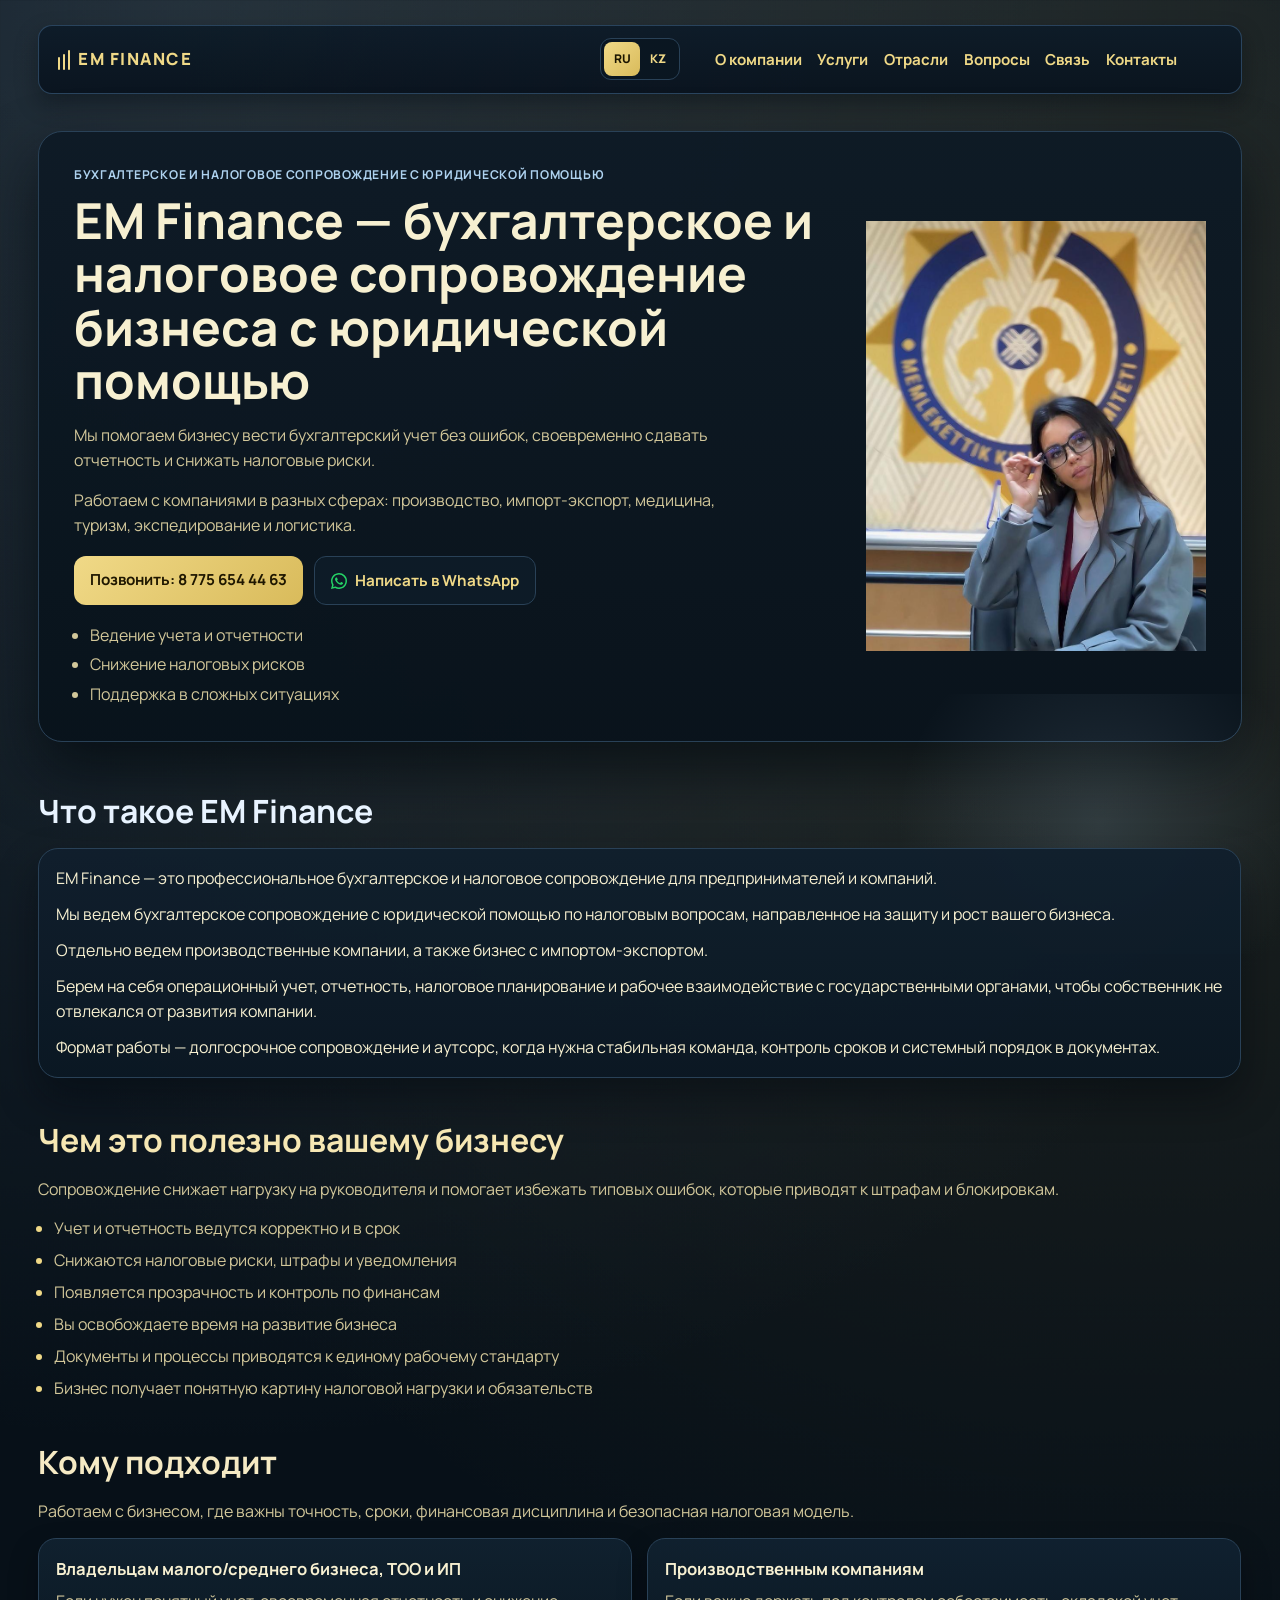
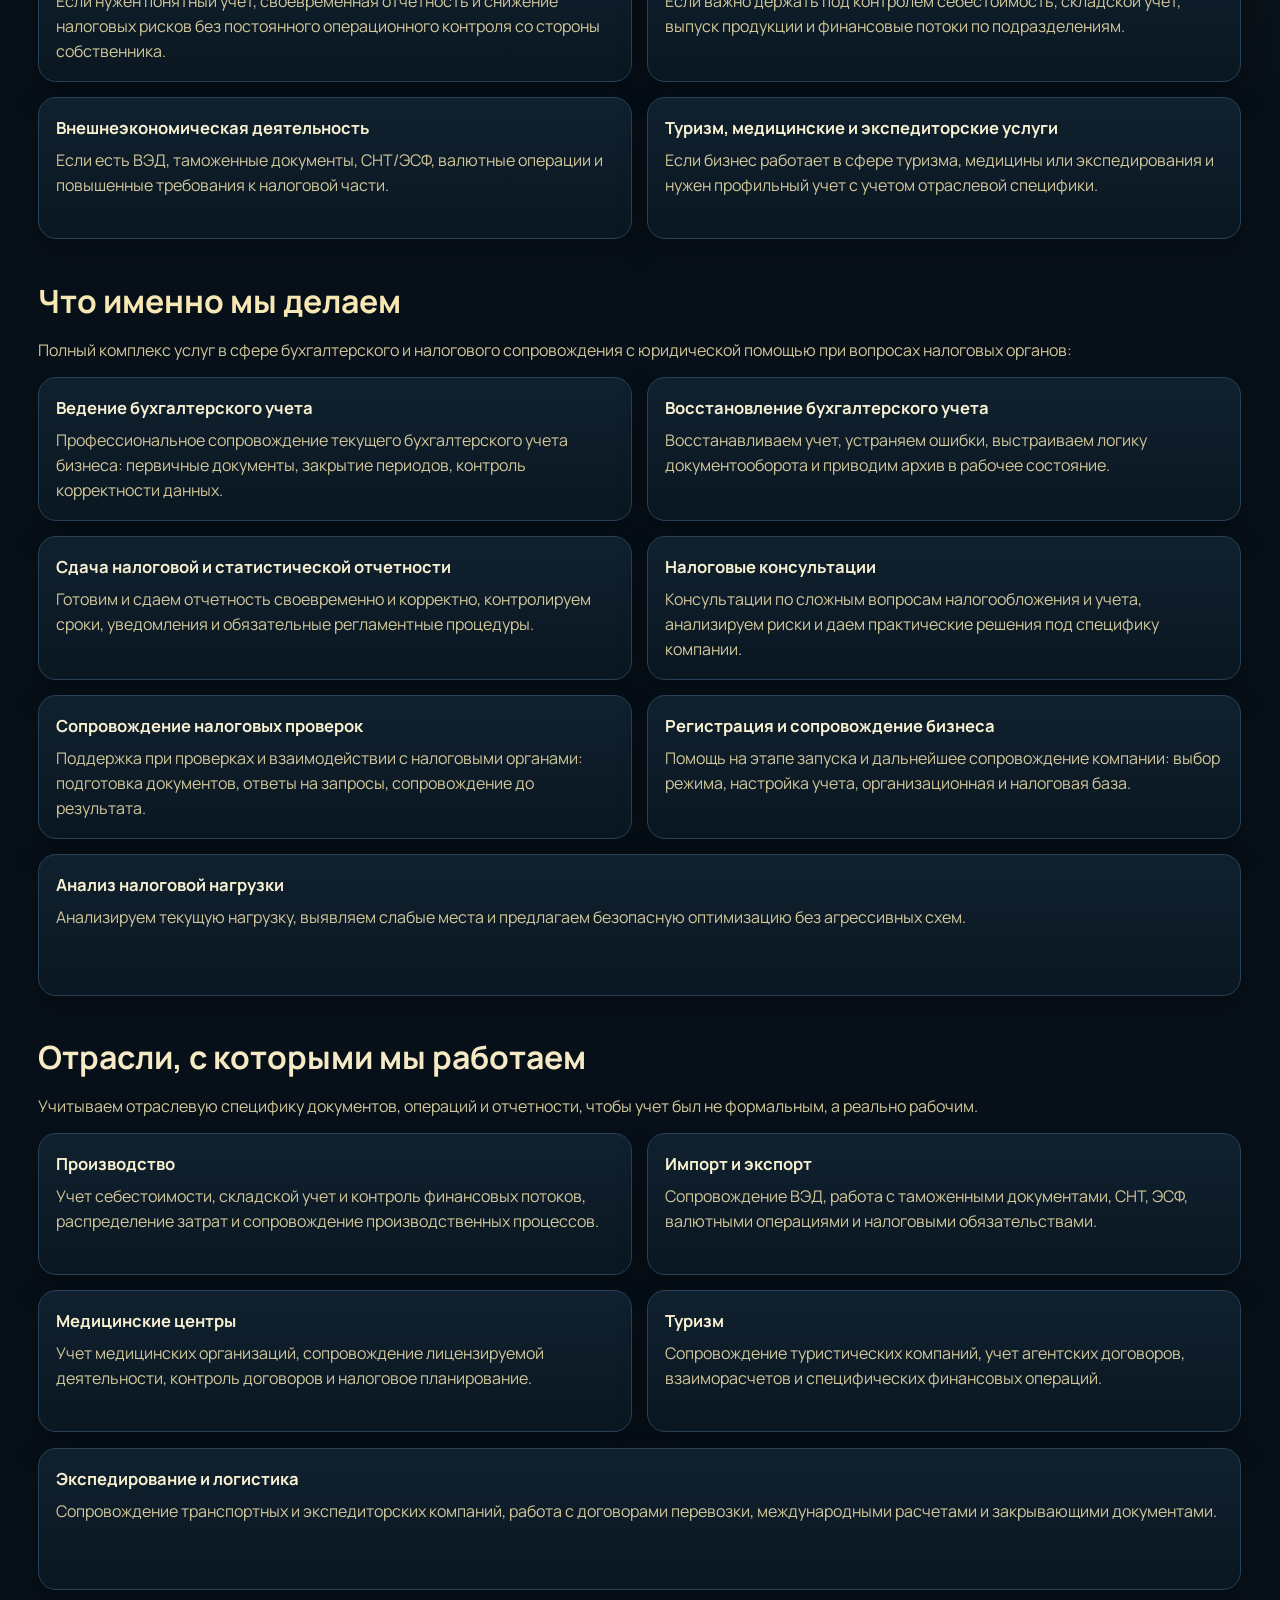
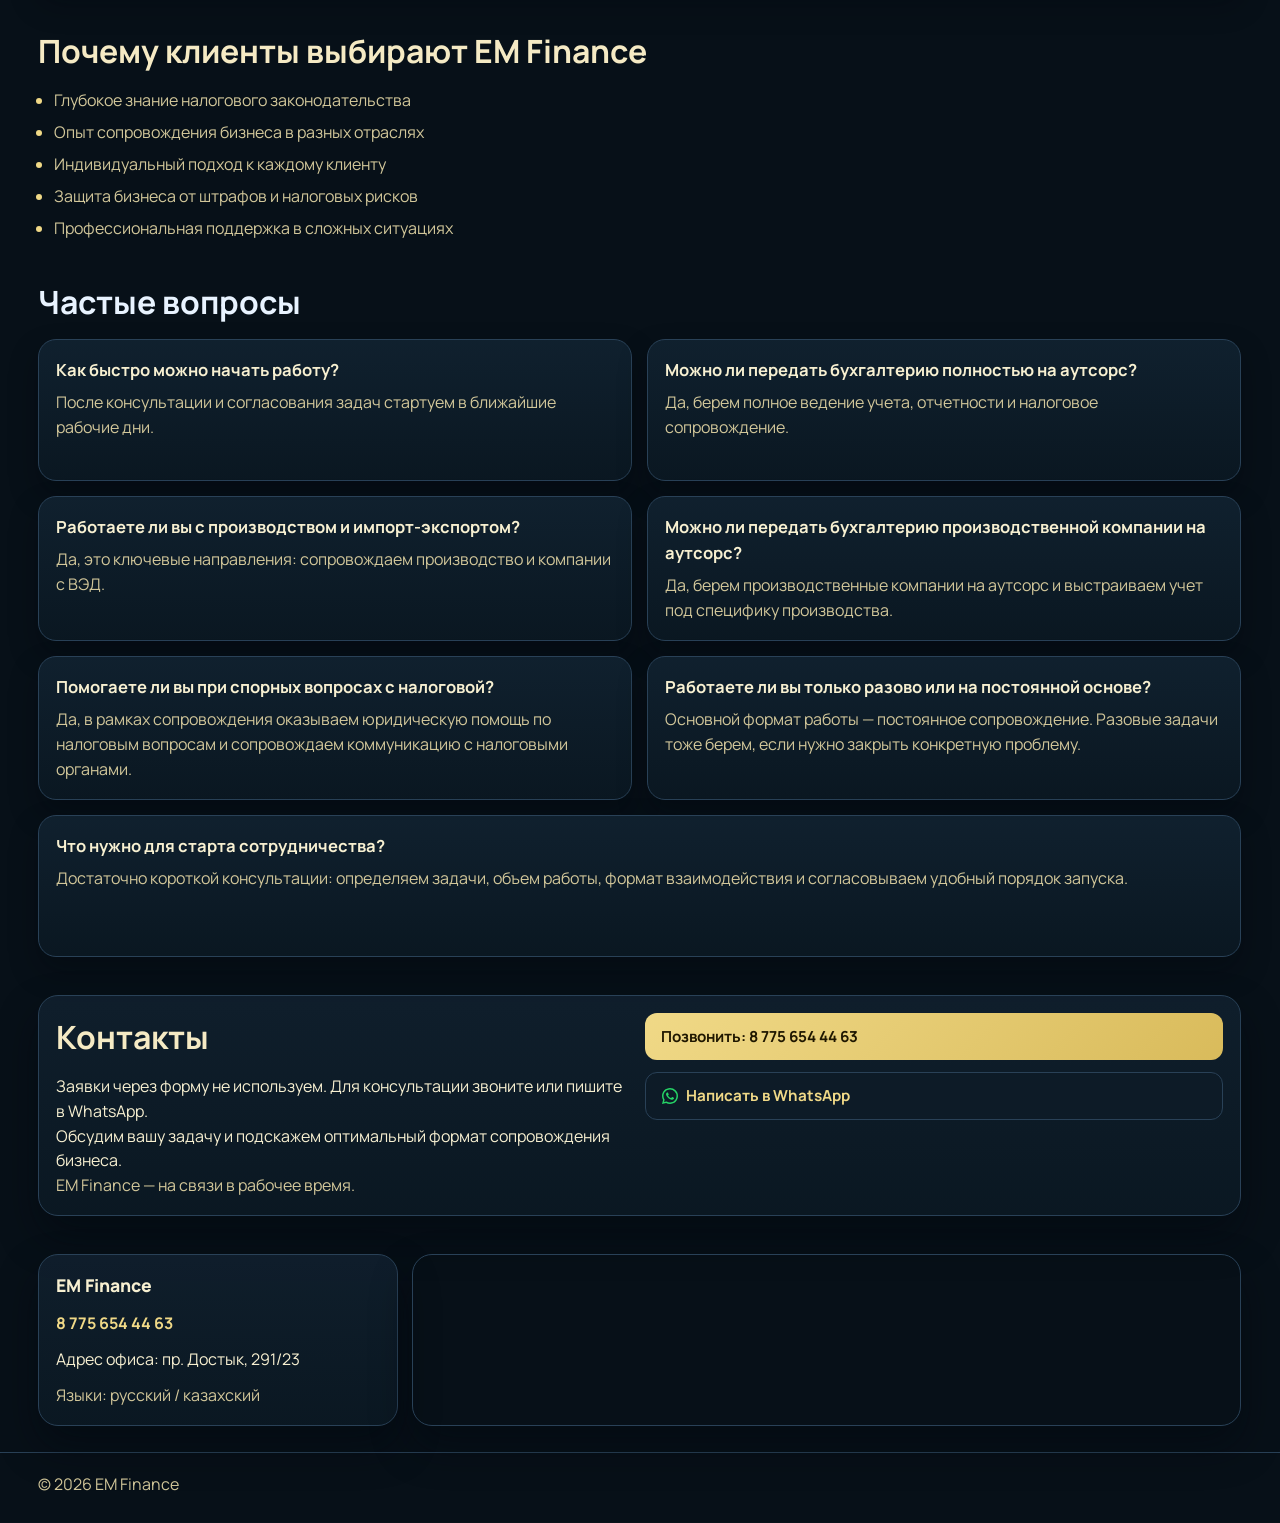
<file: index.html>
﻿<!doctype html>
<html lang="ru">
<head>
  <meta charset="UTF-8">
  <meta name="viewport" content="width=device-width, initial-scale=1.0">
  <title>EM Finance | Бухгалтерское и налоговое сопровождение бизнеса в Алматы</title>
  <meta name="description" content="EM Finance: бухгалтерское и налоговое сопровождение бизнеса в Алматы. Производство, импорт-экспорт, медицина, туризм и логистика.">
  <meta name="robots" content="index,follow,max-image-preview:large">
  <meta name="theme-color" content="#071018">
  <meta name="referrer" content="strict-origin-when-cross-origin">
  <link rel="canonical" href="https://bygalter-5e78c.web.app/">
  <link rel="alternate" hreflang="ru" href="https://bygalter-5e78c.web.app/">
  <link rel="alternate" hreflang="kk" href="https://bygalter-5e78c.web.app/index-kz.html">
  <link rel="alternate" hreflang="x-default" href="https://bygalter-5e78c.web.app/">
  <meta property="og:type" content="website">
  <meta property="og:site_name" content="EM Finance">
  <meta property="og:locale" content="ru_RU">
  <meta property="og:title" content="EM Finance | Бухгалтерское и налоговое сопровождение бизнеса в Алматы">
  <meta property="og:description" content="Профессиональное сопровождение бизнеса: бухгалтерия, налоги и юридическая поддержка по налоговым вопросам.">
  <meta property="og:url" content="https://bygalter-5e78c.web.app/">
  <meta property="og:image" content="https://bygalter-5e78c.web.app/assets/images/og-cover.svg">
  <meta property="og:image:alt" content="EM Finance — бухгалтерское сопровождение бизнеса">
  <meta name="twitter:card" content="summary_large_image">
  <meta name="twitter:title" content="EM Finance | Бухгалтерское и налоговое сопровождение бизнеса в Алматы">
  <meta name="twitter:description" content="Бухгалтерское и налоговое сопровождение бизнеса. Звонок и WhatsApp для быстрой связи.">
  <meta name="twitter:image" content="https://bygalter-5e78c.web.app/assets/images/og-cover.svg">
  <link rel="icon" type="image/svg+xml" href="assets/icons/favicon.svg">
  <link rel="sitemap" type="application/xml" href="/sitemap.xml">
  <link rel="preconnect" href="https://fonts.googleapis.com">
  <link rel="preconnect" href="https://fonts.gstatic.com" crossorigin>
  <link href="https://fonts.googleapis.com/css2?family=Manrope:wght@400;500;700;800&display=swap" rel="stylesheet">
  <link rel="stylesheet" href="assets/css/styles.css">
  <script type="application/ld+json">
    {
      "@context": "https://schema.org",
      "@type": "ProfessionalService",
      "name": "EM Finance",
      "url": "https://bygalter-5e78c.web.app/",
      "logo": "https://bygalter-5e78c.web.app/assets/icons/favicon.svg",
      "image": "https://bygalter-5e78c.web.app/assets/images/og-cover.svg",
      "telephone": "+7 775 654 44 63",
      "priceRange": "по запросу",
      "areaServed": "KZ",
      "address": {
        "@type": "PostalAddress",
        "addressLocality": "Алматы",
        "addressCountry": "KZ"
      },
      "availableLanguage": ["ru", "kk"],
      "sameAs": ["https://wa.me/77756544463"],
      "description": "Бухгалтерское и налоговое сопровождение бизнеса с юридической поддержкой по налоговым вопросам."
    }
  </script>
</head>
<body>
  <!-- #Шапка -->
  <header class="hero" id="top">
    <!-- #Навигация -->
    <nav class="nav container">
      <a class="logo" href="#top">
        <span class="logo-mark" aria-hidden="true"><i></i><i></i><i></i></span>
        <span>EM FINANCE</span>
      </a>
      <div class="nav-actions">
        <!-- #Язык -->
        <div class="lang-switch ru-active" aria-label="Переключение языка">
          <a class="lang-btn active" data-lang="ru" href="index.html" aria-current="page">RU</a>
          <a class="lang-btn" data-lang="kz" href="index-kz.html">KZ</a>
        </div>
        <button class="nav-toggle" aria-label="Открыть меню" aria-controls="mainMenu">Меню</button>
      </div>
      <ul class="nav-links" id="mainMenu">
        <li><a href="#about">О компании</a></li>
        <li><a href="#services">Услуги</a></li>
        <li><a href="#industries">Отрасли</a></li>
        <li><a href="#faq">Вопросы</a></li>
        <li><a href="#contact-actions">Связь</a></li>
        <li><a href="#contacts">Контакты</a></li>
      </ul>
    </nav>

    <!-- #Главный экран -->
    <div class="hero-content container">
      <div class="hero-text">
        <p class="kicker">Бухгалтерское и налоговое сопровождение с юридической помощью</p>
        <h1>EM Finance — бухгалтерское и налоговое сопровождение бизнеса с юридической помощью</h1>
        <p class="lead">
          Мы помогаем бизнесу вести бухгалтерский учет без ошибок, своевременно сдавать отчетность и снижать налоговые риски.
        </p>
        <p class="lead">Работаем с компаниями в разных сферах: производство, импорт-экспорт, медицина, туризм, экспедирование и логистика.</p>
        <div class="hero-actions">
          <a class="btn btn-primary" href="tel:+787756544463">Позвонить: 8 775 654 44 63</a>
          <a class="btn btn-secondary btn-whatsapp" href="https://wa.me/77756544463" target="_blank" rel="noopener noreferrer">
            <span class="btn-icon" aria-hidden="true">
              <svg viewBox="0 0 16 16" focusable="false" aria-hidden="true">
                <path d="M13.601 2.326A7.854 7.854 0 0 0 8 0C3.58 0 0 3.58 0 8c0 1.4.37 2.8 1.07 4.03L0 16l4.08-1.04A7.95 7.95 0 0 0 8 16h.003c4.42 0 7.997-3.58 7.997-8 0-2.136-.833-4.145-2.399-5.674zM8 14.5a6.5 6.5 0 0 1-3.31-.9l-.24-.143-2.42.617.646-2.36-.156-.243A6.47 6.47 0 0 1 1.5 8c0-3.59 2.91-6.5 6.5-6.5a6.46 6.46 0 0 1 4.6 1.9A6.45 6.45 0 0 1 14.5 8c0 3.59-2.91 6.5-6.5 6.5zm3.6-4.8c-.2-.1-1.17-.58-1.35-.64-.18-.06-.31-.1-.44.1-.13.2-.5.64-.61.77-.11.13-.23.15-.42.05-.2-.1-.83-.3-1.58-.96-.58-.52-.98-1.16-1.1-1.35-.11-.2-.01-.3.09-.4.09-.09.2-.23.3-.34.1-.11.13-.2.2-.33.07-.13.03-.25-.02-.35-.05-.1-.44-1.06-.6-1.45-.16-.39-.32-.34-.44-.34h-.37c-.13 0-.35.05-.53.25-.18.2-.68.66-.68 1.61 0 .95.7 1.87.8 2 .1.13 1.38 2.1 3.35 2.95.47.2.84.32 1.13.4.47.15.9.13 1.24.08.38-.06 1.17-.48 1.34-.94.17-.46.17-.86.12-.94-.05-.08-.18-.13-.38-.23z"></path>
              </svg>
            </span>
            Написать в WhatsApp
          </a>
        </div>
        <ul class="hero-points">
          <li>Ведение учета и отчетности</li>
          <li>Снижение налоговых рисков</li>
          <li>Поддержка в сложных ситуациях</li>
        </ul>
      </div>
      <figure class="hero-photo">
        <img
          src="assets/images/owner-photo.jpg"
          alt="Фото специалиста EM Finance"
          loading="eager"
          onerror="this.onerror=null;this.src='assets/images/owner-photo-fallback.svg';">
      </figure>
    </div>
  </header>

  <main>
    <!-- #Что это -->
    <section class="section container" id="about">
      <h2>Что такое EM Finance</h2>
      <div class="about-card">
        <p>EM Finance — это профессиональное бухгалтерское и налоговое сопровождение для предпринимателей и компаний.</p>
        <p>Мы ведем бухгалтерское сопровождение с юридической помощью по налоговым вопросам, направленное на защиту и рост вашего бизнеса.</p>
        <p>Отдельно ведем производственные компании, а также бизнес с импортом-экспортом.</p>
        <p>Берем на себя операционный учет, отчетность, налоговое планирование и рабочее взаимодействие с государственными органами, чтобы собственник не отвлекался от развития компании.</p>
        <p>Формат работы — долгосрочное сопровождение и аутсорс, когда нужна стабильная команда, контроль сроков и системный порядок в документах.</p>
      </div>
    </section>

    <!-- #Польза -->
    <section class="section container" id="benefits">
      <h2>Чем это полезно вашему бизнесу</h2>
      <p class="section-subtitle">Сопровождение снижает нагрузку на руководителя и помогает избежать типовых ошибок, которые приводят к штрафам и блокировкам.</p>
      <ul class="checks">
        <li>Учет и отчетность ведутся корректно и в срок</li>
        <li>Снижаются налоговые риски, штрафы и уведомления</li>
        <li>Появляется прозрачность и контроль по финансам</li>
        <li>Вы освобождаете время на развитие бизнеса</li>
        <li>Документы и процессы приводятся к единому рабочему стандарту</li>
        <li>Бизнес получает понятную картину налоговой нагрузки и обязательств</li>
      </ul>
    </section>

    <!-- #Кому подходит -->
    <section class="section container" id="for-whom">
      <h2>Кому подходит</h2>
      <p class="section-subtitle">Работаем с бизнесом, где важны точность, сроки, финансовая дисциплина и безопасная налоговая модель.</p>
      <div class="grid-cards">
        <article class="mini-card">
          <h3>Владельцам малого/среднего бизнеса, ТОО и ИП</h3>
          <p>Если нужен понятный учет, своевременная отчетность и снижение налоговых рисков без постоянного операционного контроля со стороны собственника.</p>
        </article>
        <article class="mini-card">
          <h3>Производственным компаниям</h3>
          <p>Если важно держать под контролем себестоимость, складской учет, выпуск продукции и финансовые потоки по подразделениям.</p>
        </article>
        <article class="mini-card">
          <h3>Внешнеэкономическая деятельность</h3>
          <p>Если есть ВЭД, таможенные документы, СНТ/ЭСФ, валютные операции и повышенные требования к налоговой части.</p>
        </article>
        <article class="mini-card">
          <h3>Туризм, медицинские и экспедиторские услуги</h3>
          <p>Если бизнес работает в сфере туризма, медицины или экспедирования и нужен профильный учет с учетом отраслевой специфики.</p>
        </article>
      </div>
    </section>

    <!-- #Услуги -->
    <section class="section container" id="services">
      <h2>Что именно мы делаем</h2>
      <p class="section-subtitle">Полный комплекс услуг в сфере бухгалтерского и налогового сопровождения с юридической помощью при вопросах налоговых органов:</p>
      <div class="grid-cards">
        <article class="mini-card"><h3>Ведение бухгалтерского учета</h3><p>Профессиональное сопровождение текущего бухгалтерского учета бизнеса: первичные документы, закрытие периодов, контроль корректности данных.</p></article>
        <article class="mini-card"><h3>Восстановление бухгалтерского учета</h3><p>Восстанавливаем учет, устраняем ошибки, выстраиваем логику документооборота и приводим архив в рабочее состояние.</p></article>
        <article class="mini-card"><h3>Сдача налоговой и статистической отчетности</h3><p>Готовим и сдаем отчетность своевременно и корректно, контролируем сроки, уведомления и обязательные регламентные процедуры.</p></article>
        <article class="mini-card"><h3>Налоговые консультации</h3><p>Консультации по сложным вопросам налогообложения и учета, анализируем риски и даем практические решения под специфику компании.</p></article>
        <article class="mini-card"><h3>Сопровождение налоговых проверок</h3><p>Поддержка при проверках и взаимодействии с налоговыми органами: подготовка документов, ответы на запросы, сопровождение до результата.</p></article>
        <article class="mini-card"><h3>Регистрация и сопровождение бизнеса</h3><p>Помощь на этапе запуска и дальнейшее сопровождение компании: выбор режима, настройка учета, организационная и налоговая база.</p></article>
        <article class="mini-card"><h3>Анализ налоговой нагрузки</h3><p>Анализируем текущую нагрузку, выявляем слабые места и предлагаем безопасную оптимизацию без агрессивных схем.</p></article>
      </div>
    </section>

    <!-- #Отрасли -->
    <section class="section container" id="industries">
      <h2>Отрасли, с которыми мы работаем</h2>
      <p class="section-subtitle">Учитываем отраслевую специфику документов, операций и отчетности, чтобы учет был не формальным, а реально рабочим.</p>
      <div class="grid-cards">
        <article class="mini-card"><h3>Производство</h3><p>Учет себестоимости, складской учет и контроль финансовых потоков, распределение затрат и сопровождение производственных процессов.</p></article>
        <article class="mini-card"><h3>Импорт и экспорт</h3><p>Сопровождение ВЭД, работа с таможенными документами, СНТ, ЭСФ, валютными операциями и налоговыми обязательствами.</p></article>
        <article class="mini-card"><h3>Медицинские центры</h3><p>Учет медицинских организаций, сопровождение лицензируемой деятельности, контроль договоров и налоговое планирование.</p></article>
        <article class="mini-card"><h3>Туризм</h3><p>Сопровождение туристических компаний, учет агентских договоров, взаиморасчетов и специфических финансовых операций.</p></article>
        <article class="mini-card"><h3>Экспедирование и логистика</h3><p>Сопровождение транспортных и экспедиторских компаний, работа с договорами перевозки, международными расчетами и закрывающими документами.</p></article>
      </div>
    </section>

    <!-- #Почему мы -->
    <section class="section container" id="why-us">
      <h2>Почему клиенты выбирают EM Finance</h2>
      <ul class="checks">
        <li>Глубокое знание налогового законодательства</li>
        <li>Опыт сопровождения бизнеса в разных отраслях</li>
        <li>Индивидуальный подход к каждому клиенту</li>
        <li>Защита бизнеса от штрафов и налоговых рисков</li>
        <li>Профессиональная поддержка в сложных ситуациях</li>
      </ul>
    </section>

<!-- #FAQ -->
    <section class="section container" id="faq">
      <h2>Частые вопросы</h2>
      <div class="grid-cards">
        <article class="mini-card">
          <h3>Как быстро можно начать работу?</h3>
          <p>После консультации и согласования задач стартуем в ближайшие рабочие дни.</p>
        </article>
        <article class="mini-card">
          <h3>Можно ли передать бухгалтерию полностью на аутсорс?</h3>
          <p>Да, берем полное ведение учета, отчетности и налоговое сопровождение.</p>
        </article>
        <article class="mini-card">
          <h3>Работаете ли вы с производством и импорт-экспортом?</h3>
          <p>Да, это ключевые направления: сопровождаем производство и компании с ВЭД.</p>
        </article>
        <article class="mini-card">
          <h3>Можно ли передать бухгалтерию производственной компании на аутсорс?</h3>
          <p>Да, берем производственные компании на аутсорс и выстраиваем учет под специфику производства.</p>
        </article>
        <article class="mini-card">
          <h3>Помогаете ли вы при спорных вопросах с налоговой?</h3>
          <p>Да, в рамках сопровождения оказываем юридическую помощь по налоговым вопросам и сопровождаем коммуникацию с налоговыми органами.</p>
        </article>
        <article class="mini-card">
          <h3>Работаете ли вы только разово или на постоянной основе?</h3>
          <p>Основной формат работы — постоянное сопровождение. Разовые задачи тоже берем, если нужно закрыть конкретную проблему.</p>
        </article>
        <article class="mini-card">
          <h3>Что нужно для старта сотрудничества?</h3>
          <p>Достаточно короткой консультации: определяем задачи, объем работы, формат взаимодействия и согласовываем удобный порядок запуска.</p>
        </article>
      </div>
    </section>

    <!-- #Связь -->
    <section class="section container" id="contact-actions">
      <div class="lead-panel">
        <div>
          <h2>Контакты</h2>
          <p>Заявки через форму не используем. Для консультации звоните или пишите в WhatsApp.</p>
          <p>Обсудим вашу задачу и подскажем оптимальный формат сопровождения бизнеса.</p>
          <p class="muted">EM Finance — на связи в рабочее время.</p>
        </div>
        <div class="contact-form quick-actions">
          <a class="btn btn-primary" href="tel:+787756544463">Позвонить: 8 775 654 44 63</a>
          <a class="btn btn-secondary btn-whatsapp" href="https://wa.me/77756544463" target="_blank" rel="noopener noreferrer">
            <span class="btn-icon" aria-hidden="true">
              <svg viewBox="0 0 16 16" focusable="false" aria-hidden="true">
                <path d="M13.601 2.326A7.854 7.854 0 0 0 8 0C3.58 0 0 3.58 0 8c0 1.4.37 2.8 1.07 4.03L0 16l4.08-1.04A7.95 7.95 0 0 0 8 16h.003c4.42 0 7.997-3.58 7.997-8 0-2.136-.833-4.145-2.399-5.674zM8 14.5a6.5 6.5 0 0 1-3.31-.9l-.24-.143-2.42.617.646-2.36-.156-.243A6.47 6.47 0 0 1 1.5 8c0-3.59 2.91-6.5 6.5-6.5a6.46 6.46 0 0 1 4.6 1.9A6.45 6.45 0 0 1 14.5 8c0 3.59-2.91 6.5-6.5 6.5zm3.6-4.8c-.2-.1-1.17-.58-1.35-.64-.18-.06-.31-.1-.44.1-.13.2-.5.64-.61.77-.11.13-.23.15-.42.05-.2-.1-.83-.3-1.58-.96-.58-.52-.98-1.16-1.1-1.35-.11-.2-.01-.3.09-.4.09-.09.2-.23.3-.34.1-.11.13-.2.2-.33.07-.13.03-.25-.02-.35-.05-.1-.44-1.06-.6-1.45-.16-.39-.32-.34-.44-.34h-.37c-.13 0-.35.05-.53.25-.18.2-.68.66-.68 1.61 0 .95.7 1.87.8 2 .1.13 1.38 2.1 3.35 2.95.47.2.84.32 1.13.4.47.15.9.13 1.24.08.38-.06 1.17-.48 1.34-.94.17-.46.17-.86.12-.94-.05-.08-.18-.13-.38-.23z"></path>
              </svg>
            </span>
            Написать в WhatsApp
          </a>
        </div>
      </div>
    </section>

    <!-- #Контакты -->
    <section class="section container" id="contacts">
      <div class="contacts-grid">
        <div class="contact-card">
          <p class="contact-name">EM Finance</p>
          <a class="contact-link" href="tel:+787756544463">8 775 654 44 63</a>
          <p>Адрес офиса: пр. Достык, 291/23</p>
          <p class="muted">Языки: русский / казахский</p>
        </div>
        <iframe
          class="map"
          title="Карта офиса"
          loading="lazy"
          referrerpolicy="no-referrer-when-downgrade"
          src="https://maps.google.com/maps?q=%D0%90%D0%BB%D0%BC%D0%B0%D1%82%D1%8B&t=&z=12&ie=UTF8&iwloc=&output=embed">
        </iframe>
      </div>
    </section>
  </main>

  <!-- #Подвал -->
  <footer class="footer">
    <div class="container footer-inner">
      <p>© 2026 EM Finance</p>
    </div>
  </footer>

  <!-- #Кнопка наверх -->
  <button class="back-to-top" id="backToTop" type="button" aria-label="Наверх" title="Наверх">
    <span class="back-to-top-icon" aria-hidden="true"></span>
    <span class="back-to-top-text">Наверх</span>
  </button>

  <script src="assets/js/script.js"></script>
</body>
</html>
</file>
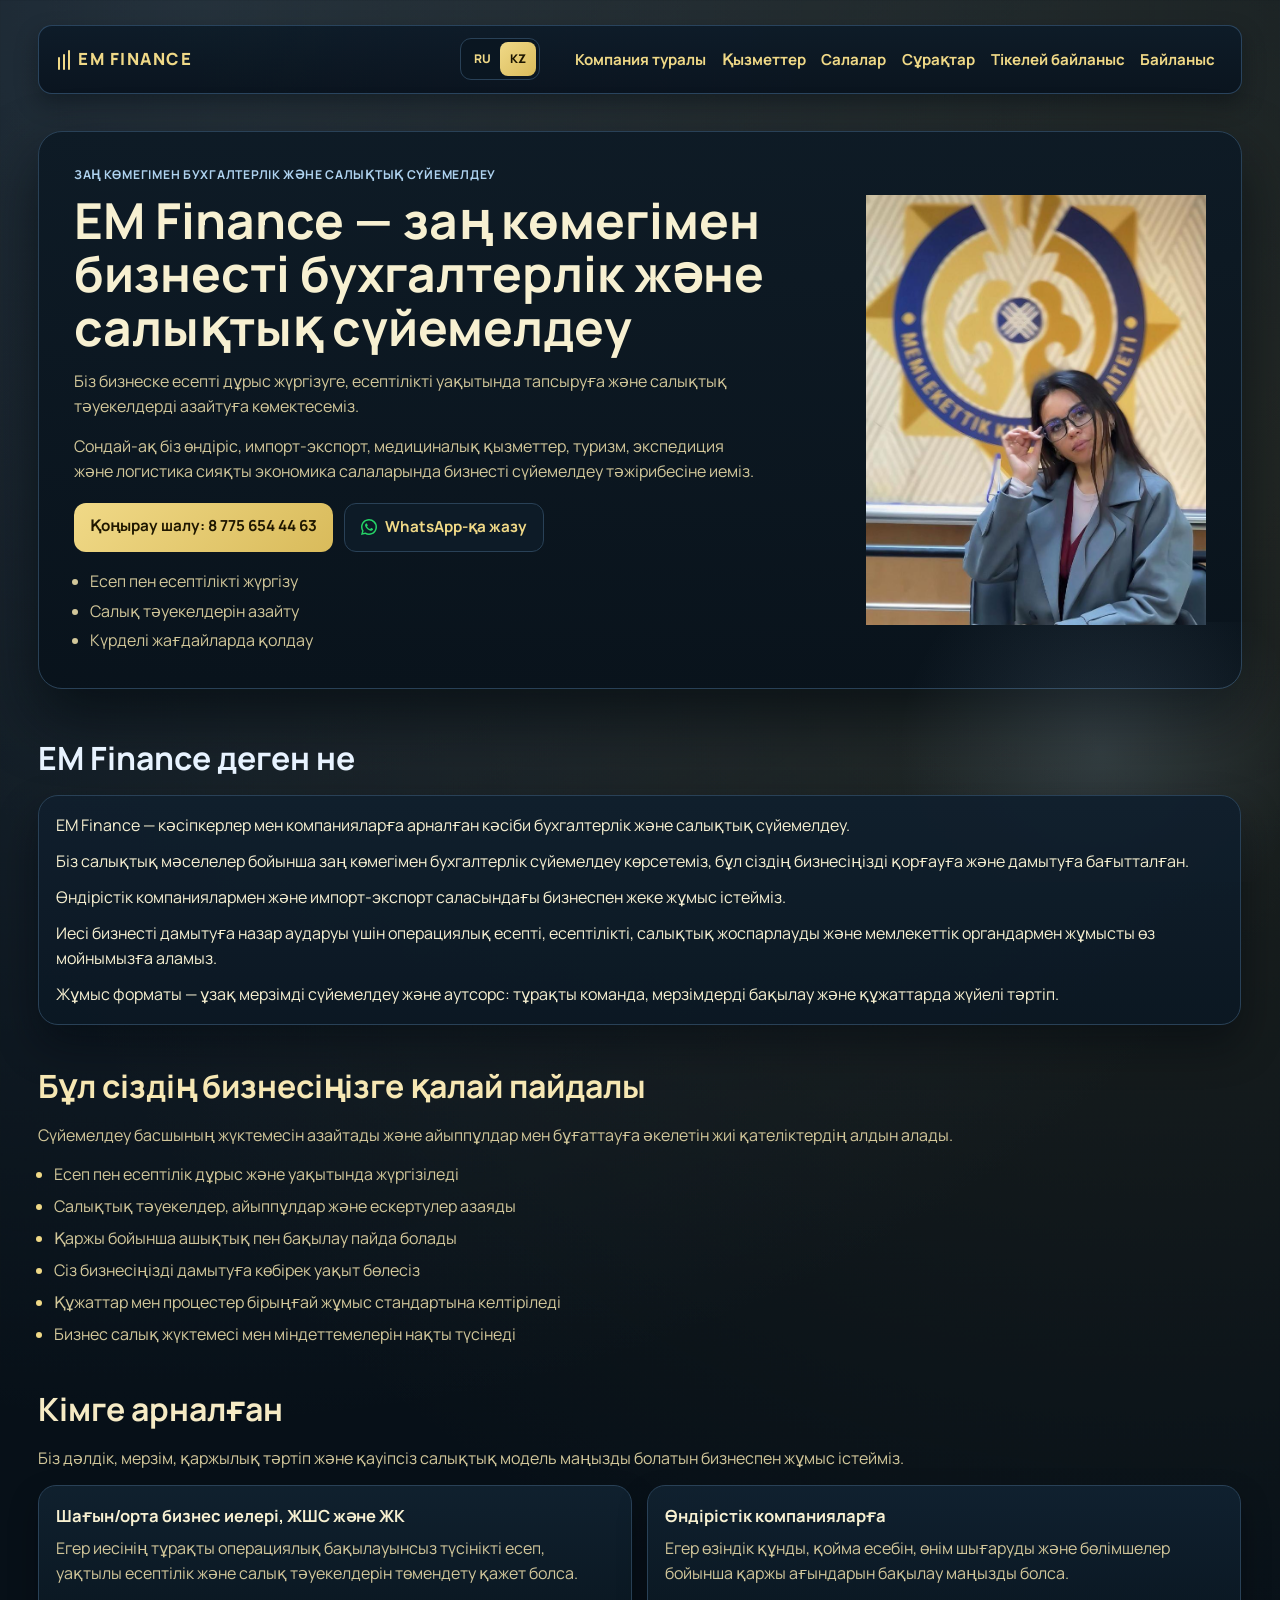
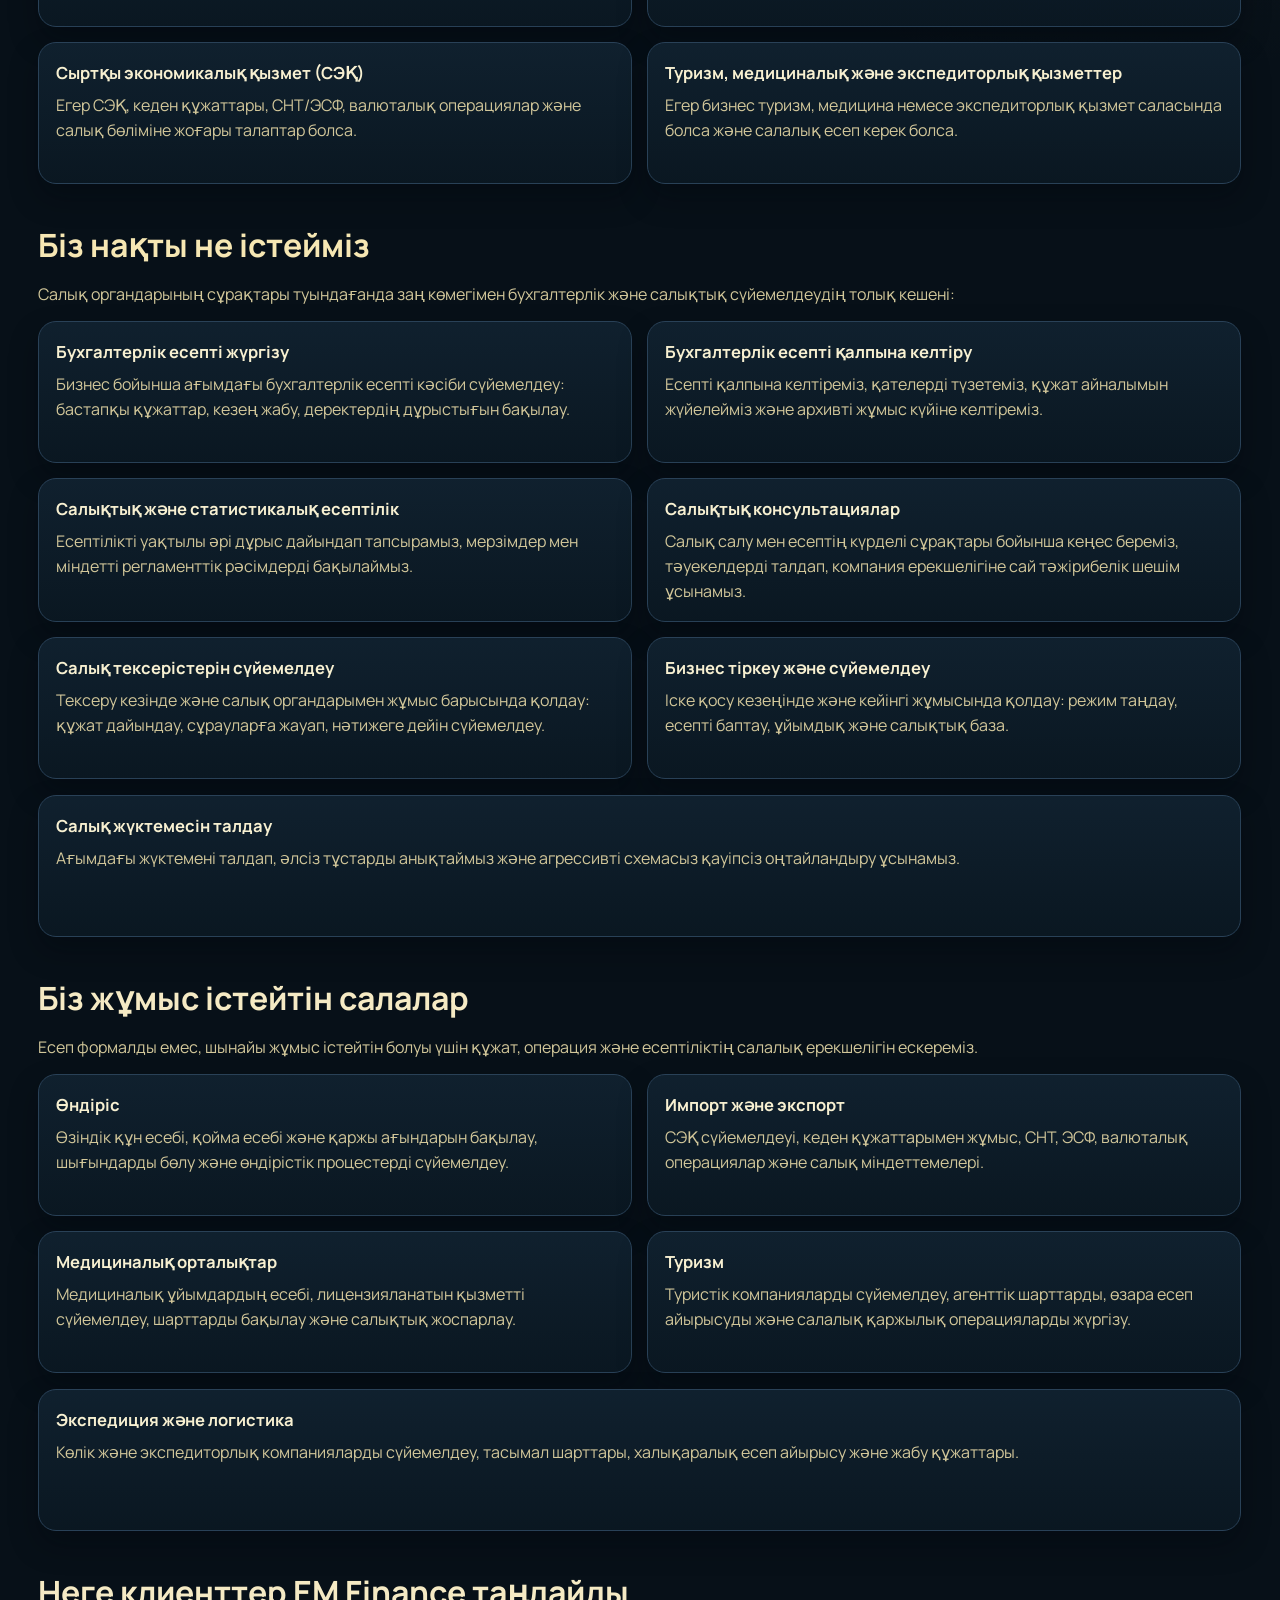
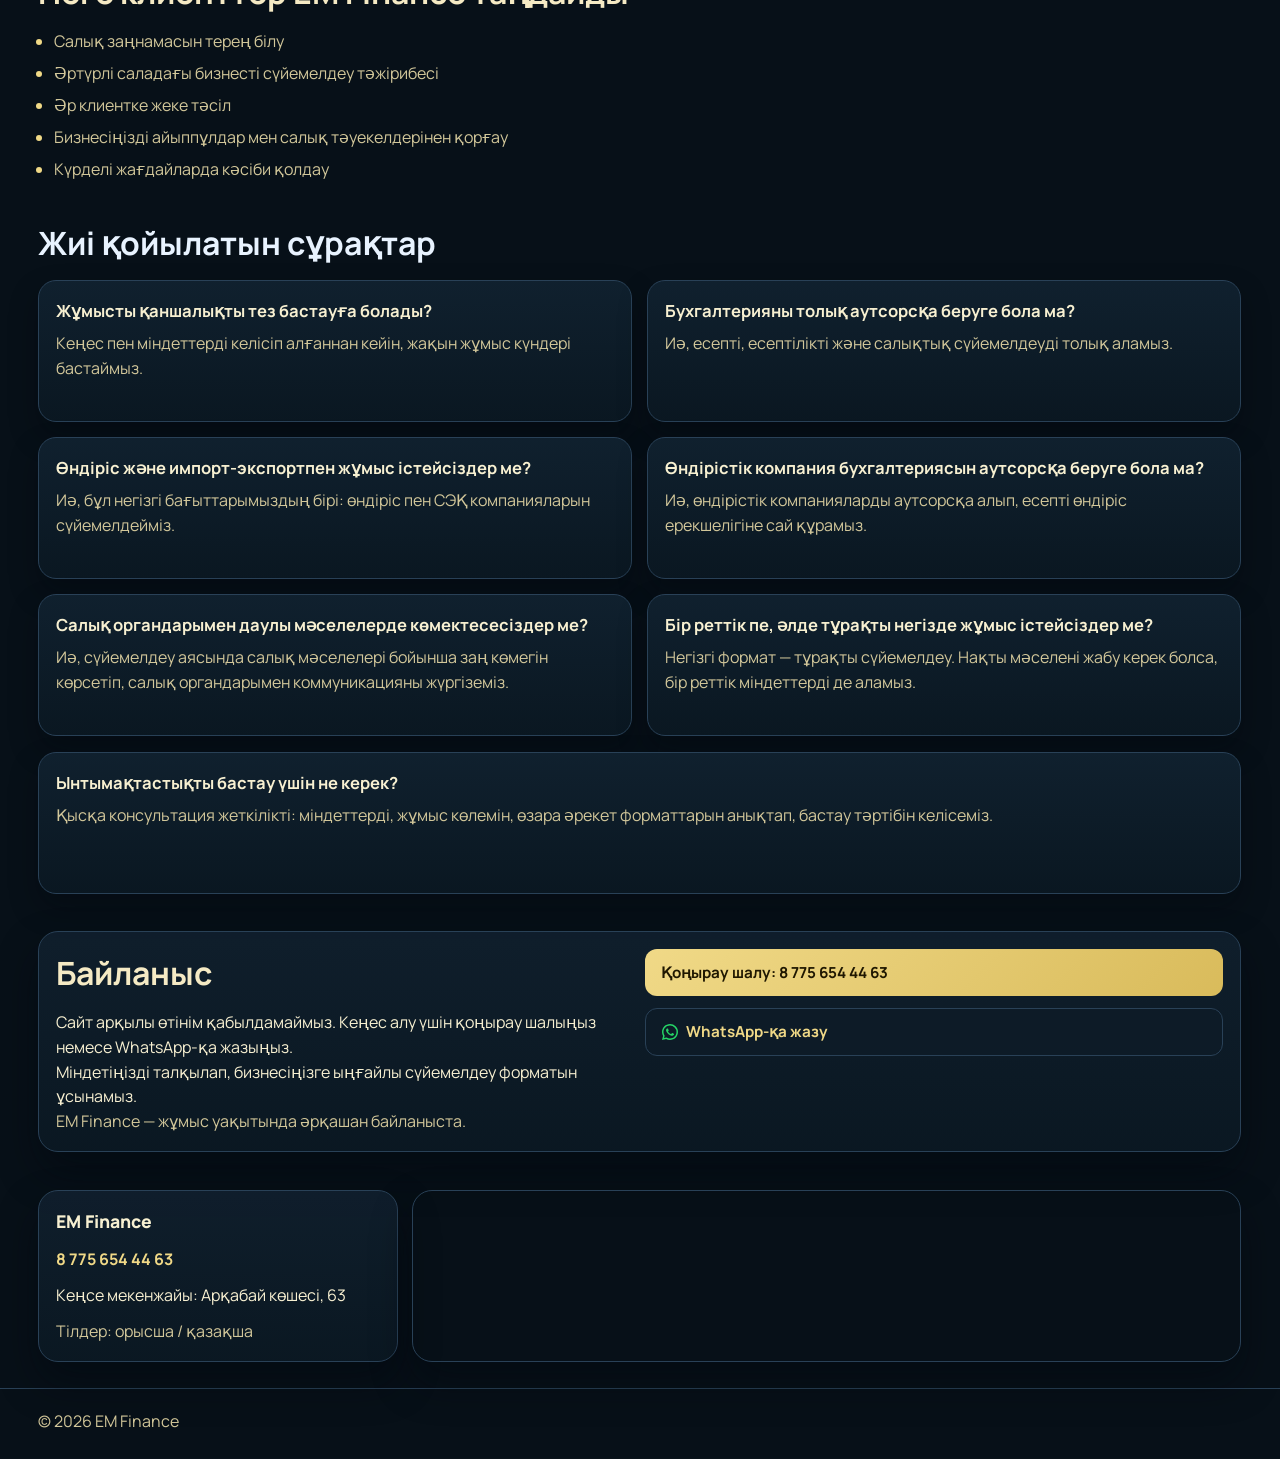
<file: index-kz.html>
﻿<!doctype html>
<html lang="kk">
<head>
  <meta charset="UTF-8">
  <meta name="viewport" content="width=device-width, initial-scale=1.0">
  <title>EM Finance | Алматыда бизнесті бухгалтерлік және салықтық сүйемелдеу</title>
  <meta name="description" content="EM Finance: Алматыда бизнеске бухгалтерлік және салықтық сүйемелдеу. Өндіріс, импорт-экспорт, медицина, туризм және логистика.">
  <meta name="robots" content="index,follow,max-image-preview:large">
  <meta name="theme-color" content="#071018">
  <meta name="referrer" content="strict-origin-when-cross-origin">
  <link rel="canonical" href="https://bygalter-5e78c.web.app/index-kz.html">
  <link rel="alternate" hreflang="ru" href="https://bygalter-5e78c.web.app/">
  <link rel="alternate" hreflang="kk" href="https://bygalter-5e78c.web.app/index-kz.html">
  <link rel="alternate" hreflang="x-default" href="https://bygalter-5e78c.web.app/">
  <meta property="og:type" content="website">
  <meta property="og:site_name" content="EM Finance">
  <meta property="og:locale" content="kk_KZ">
  <meta property="og:title" content="EM Finance | Алматыда бизнесті бухгалтерлік және салықтық сүйемелдеу">
  <meta property="og:description" content="Кәсіби бухгалтерлік және салықтық сүйемелдеу. Қоңырау және WhatsApp арқылы тікелей байланыс.">
  <meta property="og:url" content="https://bygalter-5e78c.web.app/index-kz.html">
  <meta property="og:image" content="https://bygalter-5e78c.web.app/assets/images/og-cover.svg">
  <meta property="og:image:alt" content="EM Finance — бизнесті бухгалтерлік сүйемелдеу">
  <meta name="twitter:card" content="summary_large_image">
  <meta name="twitter:title" content="EM Finance | Алматыда бизнесті бухгалтерлік және салықтық сүйемелдеу">
  <meta name="twitter:description" content="Бизнесті бухгалтерлік және салықтық сүйемелдеу. Жедел байланыс: қоңырау және WhatsApp.">
  <meta name="twitter:image" content="https://bygalter-5e78c.web.app/assets/images/og-cover.svg">
  <link rel="icon" type="image/svg+xml" href="assets/icons/favicon.svg">
  <link rel="sitemap" type="application/xml" href="/sitemap.xml">
  <link rel="preconnect" href="https://fonts.googleapis.com">
  <link rel="preconnect" href="https://fonts.gstatic.com" crossorigin>
  <link href="https://fonts.googleapis.com/css2?family=Manrope:wght@400;500;700;800&display=swap" rel="stylesheet">
  <link rel="stylesheet" href="assets/css/styles.css">
  <script type="application/ld+json">
    {
      "@context": "https://schema.org",
      "@type": "ProfessionalService",
      "name": "EM Finance",
      "url": "https://bygalter-5e78c.web.app/index-kz.html",
      "logo": "https://bygalter-5e78c.web.app/assets/icons/favicon.svg",
      "image": "https://bygalter-5e78c.web.app/assets/images/og-cover.svg",
      "telephone": "+7 775 654 44 63",
      "priceRange": "сұраныс бойынша",
      "areaServed": "KZ",
      "address": {
        "@type": "PostalAddress",
        "addressLocality": "Алматы",
        "addressCountry": "KZ"
      },
      "availableLanguage": ["kk", "ru"],
      "sameAs": ["https://wa.me/77756544463"],
      "description": "Салықтық мәселелер бойынша заң көмегімен бизнесті бухгалтерлік және салықтық сүйемелдеу."
    }
  </script>
</head>
<body>
  <!-- #Шапка -->
  <header class="hero" id="top">
    <!-- #Навигация -->
    <nav class="nav container">
      <a class="logo" href="#top">
        <span class="logo-mark" aria-hidden="true"><i></i><i></i><i></i></span>
        <span>EM FINANCE</span>
      </a>
      <div class="nav-actions">
        <!-- #Язык -->
        <div class="lang-switch kz-active" aria-label="Тілді ауыстыру">
          <a class="lang-btn" data-lang="ru" href="index.html">RU</a>
          <a class="lang-btn active" data-lang="kz" href="index-kz.html" aria-current="page">KZ</a>
        </div>
        <button class="nav-toggle" aria-label="Мәзірді ашу" aria-controls="mainMenu">Мәзір</button>
      </div>
      <ul class="nav-links" id="mainMenu">
        <li><a href="#about">Компания туралы</a></li>
        <li><a href="#services">Қызметтер</a></li>
        <li><a href="#industries">Салалар</a></li>
        <li><a href="#faq">Сұрақтар</a></li>
        <li><a href="#contact-actions">Тікелей байланыс</a></li>
        <li><a href="#contacts">Байланыс</a></li>
      </ul>
    </nav>

    <!-- #Главный экран -->
    <div class="hero-content container">
      <div class="hero-text">
        <p class="kicker">Заң көмегімен бухгалтерлік және салықтық сүйемелдеу</p>
        <h1>EM Finance — заң көмегімен бизнесті бухгалтерлік және салықтық сүйемелдеу</h1>
        <p class="lead">
          Біз бизнеске есепті дұрыс жүргізуге, есептілікті уақытында тапсыруға
          және салықтық тәуекелдерді азайтуға көмектесеміз.
        </p>
        <p class="lead">Сондай-ақ біз өндіріс, импорт-экспорт, медициналық қызметтер, туризм, экспедиция және логистика сияқты экономика салаларында бизнесті сүйемелдеу тәжірибесіне иеміз.</p>
        <div class="hero-actions">
          <a class="btn btn-primary" href="tel:+787756544463">Қоңырау шалу: 8 775 654 44 63</a>
          <a class="btn btn-secondary btn-whatsapp" href="https://wa.me/77756544463" target="_blank" rel="noopener noreferrer">
            <span class="btn-icon" aria-hidden="true">
              <svg viewBox="0 0 16 16" focusable="false" aria-hidden="true">
                <path d="M13.601 2.326A7.854 7.854 0 0 0 8 0C3.58 0 0 3.58 0 8c0 1.4.37 2.8 1.07 4.03L0 16l4.08-1.04A7.95 7.95 0 0 0 8 16h.003c4.42 0 7.997-3.58 7.997-8 0-2.136-.833-4.145-2.399-5.674zM8 14.5a6.5 6.5 0 0 1-3.31-.9l-.24-.143-2.42.617.646-2.36-.156-.243A6.47 6.47 0 0 1 1.5 8c0-3.59 2.91-6.5 6.5-6.5a6.46 6.46 0 0 1 4.6 1.9A6.45 6.45 0 0 1 14.5 8c0 3.59-2.91 6.5-6.5 6.5zm3.6-4.8c-.2-.1-1.17-.58-1.35-.64-.18-.06-.31-.1-.44.1-.13.2-.5.64-.61.77-.11.13-.23.15-.42.05-.2-.1-.83-.3-1.58-.96-.58-.52-.98-1.16-1.1-1.35-.11-.2-.01-.3.09-.4.09-.09.2-.23.3-.34.1-.11.13-.2.2-.33.07-.13.03-.25-.02-.35-.05-.1-.44-1.06-.6-1.45-.16-.39-.32-.34-.44-.34h-.37c-.13 0-.35.05-.53.25-.18.2-.68.66-.68 1.61 0 .95.7 1.87.8 2 .1.13 1.38 2.1 3.35 2.95.47.2.84.32 1.13.4.47.15.9.13 1.24.08.38-.06 1.17-.48 1.34-.94.17-.46.17-.86.12-.94-.05-.08-.18-.13-.38-.23z"></path>
              </svg>
            </span>
            WhatsApp-қа жазу
          </a>
        </div>
        <ul class="hero-points">
          <li>Есеп пен есептілікті жүргізу</li>
          <li>Салық тәуекелдерін азайту</li>
          <li>Күрделі жағдайларда қолдау</li>
        </ul>
      </div>
      <figure class="hero-photo">
        <img
          src="assets/images/owner-photo.jpg"
          alt="EM Finance маманының фотосы"
          loading="eager"
          onerror="this.onerror=null;this.src='assets/images/owner-photo-fallback.svg';">
      </figure>
    </div>
  </header>

  <main>
    <!-- #Что это -->
    <section class="section container" id="about">
      <h2>EM Finance деген не</h2>
      <div class="about-card">
        <p>EM Finance — кәсіпкерлер мен компанияларға арналған кәсіби бухгалтерлік және салықтық сүйемелдеу.</p>
        <p>Біз салықтық мәселелер бойынша заң көмегімен бухгалтерлік сүйемелдеу көрсетеміз, бұл сіздің бизнесіңізді қорғауға және дамытуға бағытталған.</p>
        <p>Өндірістік компаниялармен және импорт-экспорт саласындағы бизнеспен жеке жұмыс істейміз.</p>
        <p>Иесі бизнесті дамытуға назар аударуы үшін операциялық есепті, есептілікті, салықтық жоспарлауды және мемлекеттік органдармен жұмысты өз мойнымызға аламыз.</p>
        <p>Жұмыс форматы — ұзақ мерзімді сүйемелдеу және аутсорс: тұрақты команда, мерзімдерді бақылау және құжаттарда жүйелі тәртіп.</p>
      </div>
    </section>

    <!-- #Польза -->
    <section class="section container" id="benefits">
      <h2>Бұл сіздің бизнесіңізге қалай пайдалы</h2>
      <p class="section-subtitle">Сүйемелдеу басшының жүктемесін азайтады және айыппұлдар мен бұғаттауға әкелетін жиі қателіктердің алдын алады.</p>
      <ul class="checks">
        <li>Есеп пен есептілік дұрыс және уақытында жүргізіледі</li>
        <li>Салықтық тәуекелдер, айыппұлдар және ескертулер азаяды</li>
        <li>Қаржы бойынша ашықтық пен бақылау пайда болады</li>
        <li>Сіз бизнесіңізді дамытуға көбірек уақыт бөлесіз</li>
        <li>Құжаттар мен процестер бірыңғай жұмыс стандартына келтіріледі</li>
        <li>Бизнес салық жүктемесі мен міндеттемелерін нақты түсінеді</li>
      </ul>
    </section>

    <!-- #Кому подходит -->
    <section class="section container" id="for-whom">
      <h2>Кімге арналған</h2>
      <p class="section-subtitle">Біз дәлдік, мерзім, қаржылық тәртіп және қауіпсіз салықтық модель маңызды болатын бизнеспен жұмыс істейміз.</p>
      <div class="grid-cards">
        <article class="mini-card">
          <h3>Шағын/орта бизнес иелері, ЖШС және ЖК</h3>
          <p>Егер иесінің тұрақты операциялық бақылауынсыз түсінікті есеп, уақтылы есептілік және салық тәуекелдерін төмендету қажет болса.</p>
        </article>
        <article class="mini-card">
          <h3>Өндірістік компанияларға</h3>
          <p>Егер өзіндік құнды, қойма есебін, өнім шығаруды және бөлімшелер бойынша қаржы ағындарын бақылау маңызды болса.</p>
        </article>
        <article class="mini-card">
          <h3>Сыртқы экономикалық қызмет (СЭҚ)</h3>
          <p>Егер СЭҚ, кеден құжаттары, СНТ/ЭСФ, валюталық операциялар және салық бөліміне жоғары талаптар болса.</p>
        </article>
        <article class="mini-card">
          <h3>Туризм, медициналық және экспедиторлық қызметтер</h3>
          <p>Егер бизнес туризм, медицина немесе экспедиторлық қызмет саласында болса және салалық есеп керек болса.</p>
        </article>
      </div>
    </section>

    <!-- #Услуги -->
    <section class="section container" id="services">
      <h2>Біз нақты не істейміз</h2>
      <p class="section-subtitle">Салық органдарының сұрақтары туындағанда заң көмегімен бухгалтерлік және салықтық сүйемелдеудің толық кешені:</p>
      <div class="grid-cards">
        <article class="mini-card"><h3>Бухгалтерлік есепті жүргізу</h3><p>Бизнес бойынша ағымдағы бухгалтерлік есепті кәсіби сүйемелдеу: бастапқы құжаттар, кезең жабу, деректердің дұрыстығын бақылау.</p></article>
        <article class="mini-card"><h3>Бухгалтерлік есепті қалпына келтіру</h3><p>Есепті қалпына келтіреміз, қателерді түзетеміз, құжат айналымын жүйелейміз және архивті жұмыс күйіне келтіреміз.</p></article>
        <article class="mini-card"><h3>Салықтық және статистикалық есептілік</h3><p>Есептілікті уақтылы әрі дұрыс дайындап тапсырамыз, мерзімдер мен міндетті регламенттік рәсімдерді бақылаймыз.</p></article>
        <article class="mini-card"><h3>Салықтық консультациялар</h3><p>Салық салу мен есептің күрделі сұрақтары бойынша кеңес береміз, тәуекелдерді талдап, компания ерекшелігіне сай тәжірибелік шешім ұсынамыз.</p></article>
        <article class="mini-card"><h3>Салық тексерістерін сүйемелдеу</h3><p>Тексеру кезінде және салық органдарымен жұмыс барысында қолдау: құжат дайындау, сұрауларға жауап, нәтижеге дейін сүйемелдеу.</p></article>
        <article class="mini-card"><h3>Бизнес тіркеу және сүйемелдеу</h3><p>Іске қосу кезеңінде және кейінгі жұмысында қолдау: режим таңдау, есепті баптау, ұйымдық және салықтық база.</p></article>
        <article class="mini-card"><h3>Салық жүктемесін талдау</h3><p>Ағымдағы жүктемені талдап, әлсіз тұстарды анықтаймыз және агрессивті схемасыз қауіпсіз оңтайландыру ұсынамыз.</p></article>
      </div>
    </section>

    <!-- #Отрасли -->
    <section class="section container" id="industries">
      <h2>Біз жұмыс істейтін салалар</h2>
      <p class="section-subtitle">Есеп формалды емес, шынайы жұмыс істейтін болуы үшін құжат, операция және есептіліктің салалық ерекшелігін ескереміз.</p>
      <div class="grid-cards">
        <article class="mini-card"><h3>Өндіріс</h3><p>Өзіндік құн есебі, қойма есебі және қаржы ағындарын бақылау, шығындарды бөлу және өндірістік процестерді сүйемелдеу.</p></article>
        <article class="mini-card"><h3>Импорт және экспорт</h3><p>СЭҚ сүйемелдеуі, кеден құжаттарымен жұмыс, СНТ, ЭСФ, валюталық операциялар және салық міндеттемелері.</p></article>
        <article class="mini-card"><h3>Медициналық орталықтар</h3><p>Медициналық ұйымдардың есебі, лицензияланатын қызметті сүйемелдеу, шарттарды бақылау және салықтық жоспарлау.</p></article>
        <article class="mini-card"><h3>Туризм</h3><p>Туристік компанияларды сүйемелдеу, агенттік шарттарды, өзара есеп айырысуды және салалық қаржылық операцияларды жүргізу.</p></article>
        <article class="mini-card"><h3>Экспедиция және логистика</h3><p>Көлік және экспедиторлық компанияларды сүйемелдеу, тасымал шарттары, халықаралық есеп айырысу және жабу құжаттары.</p></article>
      </div>
    </section>

    <!-- #Почему мы -->
    <section class="section container" id="why-us">
      <h2>Неге клиенттер EM Finance таңдайды</h2>
      <ul class="checks">
        <li>Салық заңнамасын терең білу</li>
        <li>Әртүрлі саладағы бизнесті сүйемелдеу тәжірибесі</li>
        <li>Әр клиентке жеке тәсіл</li>
        <li>Бизнесіңізді айыппұлдар мен салық тәуекелдерінен қорғау</li>
        <li>Күрделі жағдайларда кәсіби қолдау</li>
      </ul>
    </section>

<!-- #FAQ -->
    <section class="section container" id="faq">
      <h2>Жиі қойылатын сұрақтар</h2>
      <div class="grid-cards">
        <article class="mini-card">
          <h3>Жұмысты қаншалықты тез бастауға болады?</h3>
          <p>Кеңес пен міндеттерді келісіп алғаннан кейін, жақын жұмыс күндері бастаймыз.</p>
        </article>
        <article class="mini-card">
          <h3>Бухгалтерияны толық аутсорсқа беруге бола ма?</h3>
          <p>Иә, есепті, есептілікті және салықтық сүйемелдеуді толық аламыз.</p>
        </article>
        <article class="mini-card">
          <h3>Өндіріс және импорт-экспортпен жұмыс істейсіздер ме?</h3>
          <p>Иә, бұл негізгі бағыттарымыздың бірі: өндіріс пен СЭҚ компанияларын сүйемелдейміз.</p>
        </article>
        <article class="mini-card">
          <h3>Өндірістік компания бухгалтериясын аутсорсқа беруге бола ма?</h3>
          <p>Иә, өндірістік компанияларды аутсорсқа алып, есепті өндіріс ерекшелігіне сай құрамыз.</p>
        </article>
        <article class="mini-card">
          <h3>Салық органдарымен даулы мәселелерде көмектесесіздер ме?</h3>
          <p>Иә, сүйемелдеу аясында салық мәселелері бойынша заң көмегін көрсетіп, салық органдарымен коммуникацияны жүргіземіз.</p>
        </article>
        <article class="mini-card">
          <h3>Бір реттік пе, әлде тұрақты негізде жұмыс істейсіздер ме?</h3>
          <p>Негізгі формат — тұрақты сүйемелдеу. Нақты мәселені жабу керек болса, бір реттік міндеттерді де аламыз.</p>
        </article>
        <article class="mini-card">
          <h3>Ынтымақтастықты бастау үшін не керек?</h3>
          <p>Қысқа консультация жеткілікті: міндеттерді, жұмыс көлемін, өзара әрекет форматтарын анықтап, бастау тәртібін келісеміз.</p>
        </article>
      </div>
    </section>

    <!-- #Тікелей байланыс -->
    <section class="section container" id="contact-actions">
      <div class="lead-panel">
        <div>
          <h2>Байланыс</h2>
          <p>Сайт арқылы өтінім қабылдамаймыз. Кеңес алу үшін қоңырау шалыңыз немесе WhatsApp-қа жазыңыз.</p>
          <p>Міндетіңізді талқылап, бизнесіңізге ыңғайлы сүйемелдеу форматын ұсынамыз.</p>
          <p class="muted">EM Finance — жұмыс уақытында әрқашан байланыста.</p>
        </div>
        <div class="contact-form quick-actions">
          <a class="btn btn-primary" href="tel:+787756544463">Қоңырау шалу: 8 775 654 44 63</a>
          <a class="btn btn-secondary btn-whatsapp" href="https://wa.me/77756544463" target="_blank" rel="noopener noreferrer">
            <span class="btn-icon" aria-hidden="true">
              <svg viewBox="0 0 16 16" focusable="false" aria-hidden="true">
                <path d="M13.601 2.326A7.854 7.854 0 0 0 8 0C3.58 0 0 3.58 0 8c0 1.4.37 2.8 1.07 4.03L0 16l4.08-1.04A7.95 7.95 0 0 0 8 16h.003c4.42 0 7.997-3.58 7.997-8 0-2.136-.833-4.145-2.399-5.674zM8 14.5a6.5 6.5 0 0 1-3.31-.9l-.24-.143-2.42.617.646-2.36-.156-.243A6.47 6.47 0 0 1 1.5 8c0-3.59 2.91-6.5 6.5-6.5a6.46 6.46 0 0 1 4.6 1.9A6.45 6.45 0 0 1 14.5 8c0 3.59-2.91 6.5-6.5 6.5zm3.6-4.8c-.2-.1-1.17-.58-1.35-.64-.18-.06-.31-.1-.44.1-.13.2-.5.64-.61.77-.11.13-.23.15-.42.05-.2-.1-.83-.3-1.58-.96-.58-.52-.98-1.16-1.1-1.35-.11-.2-.01-.3.09-.4.09-.09.2-.23.3-.34.1-.11.13-.2.2-.33.07-.13.03-.25-.02-.35-.05-.1-.44-1.06-.6-1.45-.16-.39-.32-.34-.44-.34h-.37c-.13 0-.35.05-.53.25-.18.2-.68.66-.68 1.61 0 .95.7 1.87.8 2 .1.13 1.38 2.1 3.35 2.95.47.2.84.32 1.13.4.47.15.9.13 1.24.08.38-.06 1.17-.48 1.34-.94.17-.46.17-.86.12-.94-.05-.08-.18-.13-.38-.23z"></path>
              </svg>
            </span>
            WhatsApp-қа жазу
          </a>
        </div>
      </div>
    </section>

    <!-- #Контакты -->
    <section class="section container" id="contacts">
      <div class="contacts-grid">
        <div class="contact-card">
          <p class="contact-name">EM Finance</p>
          <a class="contact-link" href="tel:+787756544463">8 775 654 44 63</a>
          <p>Кеңсе мекенжайы: Арқабай көшесі, 63</p>
          <p class="muted">Тілдер: орысша / қазақша</p>
        </div>
        <iframe
          class="map"
          title="Кеңсе картасы"
          loading="lazy"
          referrerpolicy="no-referrer-when-downgrade"
          src="https://maps.google.com/maps?q=%D0%90%D0%BB%D0%BC%D0%B0%D1%82%D1%8B&t=&z=12&ie=UTF8&iwloc=&output=embed">
        </iframe>
      </div>
    </section>
  </main>

  <!-- #Подвал -->
  <footer class="footer">
    <div class="container footer-inner">
      <p>© 2026 EM Finance</p>
    </div>
  </footer>

  <!-- #Кнопка наверх -->
  <button class="back-to-top" id="backToTop" type="button" aria-label="Жоғары" title="Жоғары">
    <span class="back-to-top-icon" aria-hidden="true"></span>
    <span class="back-to-top-text">Жоғары</span>
  </button>

  <script src="assets/js/script.js"></script>
</body>
</html>
</file>
<file: assets/css/styles.css>
﻿/* #Тема */
:root {
  --bg: #071018;
  --bg-soft: #0d1b27;
  --card: #0d1a25;
  --line: #294157;
  --text: #f7f0d1;
  --muted: #d2c79a;
  --accent: #f0d987;
  --accent-2: #d9bb5b;
  --ice: #aed2ef;
}

/* #База */
* {
  box-sizing: border-box;
}

html,
body {
  margin: 0;
  padding: 0;
}

html {
  scroll-behavior: smooth;
}

body {
  font-family: "Manrope", sans-serif;
  color: var(--text);
  background:
    radial-gradient(circle at 15% 0%, rgba(174, 210, 239, 0.16), transparent 30%),
    radial-gradient(circle at 90% 10%, rgba(217, 187, 91, 0.12), transparent 28%),
    var(--bg);
  line-height: 1.55;
}

body.menu-open {
  overflow: hidden;
}

.page-transition-layer {
  position: fixed;
  inset: 0;
  pointer-events: none;
  opacity: 0;
  z-index: 9999;
  background:
    radial-gradient(circle at 15% 0%, rgba(174, 210, 239, 0.16), transparent 30%),
    radial-gradient(circle at 90% 10%, rgba(217, 187, 91, 0.12), transparent 28%),
    var(--bg);
  transition: opacity 0.28s ease;
}

body.lang-switching .page-transition-layer,
body.lang-enter .page-transition-layer {
  opacity: 1;
}

body.lang-enter.lang-enter-ready .page-transition-layer {
  opacity: 0;
}

.container {
  width: min(1240px, 94vw);
  margin: 0 auto;
}

.section {
  padding: 2.6rem 0;
}

main .section {
  padding: 0.35rem 0;
  margin-top: 1.2rem;
  position: relative;
}

main .section:first-child {
  margin-top: 0;
}

.section-subtitle,
.muted {
  color: var(--muted);
}

.section-subtitle {
  margin-bottom: 0.9rem;
}

h1,
h2,
h3,
p {
  margin: 0;
}

h2 {
  font-size: clamp(1.45rem, 4vw, 2rem);
  margin-bottom: 1rem;
}

main .section h2 {
  margin-bottom: 0.7rem;
  color: #f5eac4;
}

#about h2,
#faq h2 {
  color: #e8f3ff;
}

#benefits h2,
#services h2 {
  color: #f6e7b3;
}

/* #Шапка */
.hero {
  padding: 1rem 0 2.4rem;
}

.nav {
  display: flex;
  align-items: center;
  justify-content: space-between;
  gap: 0.8rem;
  position: relative;
  margin-top: 0.55rem;
  padding: 0.72rem 0.95rem;
  border: 1px solid rgba(53, 83, 114, 0.75);
  border-radius: 14px;
  background: linear-gradient(180deg, rgba(13, 27, 40, 0.92), rgba(9, 19, 30, 0.92));
  box-shadow: 0 10px 22px rgba(1, 7, 13, 0.36);
}

.nav-actions {
  display: inline-flex;
  align-items: center;
  gap: 0.55rem;
}

.lang-switch {
  position: relative;
  display: inline-flex;
  align-items: center;
  gap: 0;
  padding: 3px;
  border: 1px solid var(--line);
  border-radius: 11px;
  background: #0a1621;
  isolation: isolate;
}

.lang-switch::before {
  content: "";
  position: absolute;
  top: 3px;
  bottom: 3px;
  left: 3px;
  width: calc(50% - 3px);
  border-radius: 8px;
  background: linear-gradient(135deg, var(--accent), var(--accent-2));
  transition: transform 0.22s ease;
  z-index: 0;
}

.lang-switch.kz-active::before {
  transform: translateX(100%);
}

.lang-btn {
  width: 36px;
  height: 34px;
  display: inline-flex;
  align-items: center;
  justify-content: center;
  border: 0;
  border-radius: 8px;
  text-decoration: none;
  font-weight: 800;
  font-size: 0.75rem;
  color: var(--accent);
  background: transparent;
  transition: color 0.2s ease;
  position: relative;
  z-index: 1;
}

.lang-btn:hover {
  color: #fff4ce;
}

.lang-btn.active {
  color: #1b1500;
}

.logo {
  color: var(--accent);
  text-decoration: none;
  font-size: 1.05rem;
  letter-spacing: 0.09em;
  font-weight: 800;
  display: inline-flex;
  align-items: center;
  gap: 0.5rem;
}

.logo-mark {
  display: inline-flex;
  align-items: flex-end;
  gap: 0.15rem;
  height: 1.3rem;
}

.logo-mark i {
  display: block;
  width: 0.16rem;
  background: var(--accent);
  border-radius: 2px;
}

.logo-mark i:nth-child(1) { height: 0.8rem; }
.logo-mark i:nth-child(2) { height: 1rem; }
.logo-mark i:nth-child(3) { height: 1.2rem; }

.nav-toggle {
  display: inline-block;
  border: 1px solid var(--line);
  background: var(--bg-soft);
  color: var(--accent);
  border-radius: 10px;
  padding: 0.45rem 0.75rem;
}

.nav-links {
  list-style: none;
  display: none;
  margin: 0;
  padding: 0.5rem;
  position: absolute;
  right: 0;
  top: 58px;
  width: min(240px, 90vw);
  max-height: min(70vh, 420px);
  overflow-y: auto;
  border: 1px solid var(--line);
  border-radius: 12px;
  background: linear-gradient(180deg, #0e1b27, #0a1621);
  flex-direction: column;
  gap: 0.25rem;
  box-shadow: 0 18px 40px rgba(1, 6, 10, 0.6);
  z-index: 120;
}

.nav-links.open {
  display: flex;
}

.nav-links li {
  margin: 0;
}

.nav-links a {
  display: block;
  padding: 0.58rem 0.62rem;
  border-radius: 9px;
  text-decoration: none;
  color: var(--accent);
  font-weight: 700;
  font-size: 0.92rem;
}

.nav-links a:hover {
  background: rgba(20, 39, 56, 0.82);
}

/* #Hero */
.hero-content {
  margin-top: 2.3rem;
  border: 1px solid var(--line);
  border-radius: 24px;
  background: linear-gradient(180deg, rgba(13, 26, 37, 0.95), rgba(8, 18, 27, 0.95));
  box-shadow: 0 28px 60px rgba(1, 7, 13, 0.65);
  padding: clamp(1.15rem, 4vw, 2.15rem);
  min-height: clamp(350px, 44vw, 460px);
  position: relative;
}

.hero-text,
.hero-photo {
  position: relative;
  z-index: 1;
}

.hero-content::before {
  content: "";
  position: absolute;
  inset: auto -10% -35% auto;
  width: min(55vw, 520px);
  height: 260px;
  background: radial-gradient(circle, rgba(174, 210, 239, 0.14), transparent 70%);
  pointer-events: none;
}

.hero-photo {
  display: none;
  margin: 0;
  overflow: hidden;
  background: transparent;
}

.hero-photo img {
  display: block;
  width: 100%;
  height: 100%;
  object-fit: cover;
  object-position: center 24%;
  border: 0;
  border-radius: 0;
  box-shadow: none;
}

.kicker {
  color: var(--ice);
  text-transform: uppercase;
  letter-spacing: 0.06em;
  font-size: 0.76rem;
  font-weight: 700;
}

h1 {
  margin-top: 0.55rem;
  font-size: clamp(1.9rem, 8vw, 3.1rem);
  line-height: 1.08;
  max-width: 760px;
}

.lead {
  margin-top: 0.95rem;
  color: var(--muted);
  max-width: 680px;
}


.hero-actions {
  margin-top: 1.2rem;
  display: flex;
  flex-wrap: wrap;
  gap: 0.7rem;
}

.btn {
  border: 0;
  border-radius: 12px;
  padding: 0.72rem 1rem;
  font-size: 0.95rem;
  font-weight: 700;
  text-decoration: none;
  cursor: pointer;
}

.btn-whatsapp {
  display: inline-flex;
  align-items: center;
  gap: 0.48rem;
}

.btn-whatsapp .btn-icon {
  width: 1rem;
  height: 1rem;
  display: inline-flex;
  flex: 0 0 auto;
  color: #25d366;
}

.btn-whatsapp .btn-icon svg {
  width: 100%;
  height: 100%;
  fill: currentColor;
}

.contact-form .btn {
  width: 100%;
}

.btn-primary {
  background: linear-gradient(135deg, var(--accent), var(--accent-2));
  color: #1f1700;
}

.btn-secondary {
  color: var(--accent);
  background: var(--bg-soft);
  border: 1px solid var(--line);
}

.hero-points {
  margin: 1.1rem 0 0;
  padding-left: 1rem;
  color: var(--muted);
  display: grid;
  gap: 0.3rem;
}

/* #Блоки */
.grid-cards {
  display: grid;
  gap: 0.95rem;
}

.mini-card {
  border: 1px solid var(--line);
  background: linear-gradient(180deg, rgba(17, 34, 49, 0.92), rgba(11, 24, 35, 0.92));
  border-radius: 18px;
  padding: 1.08rem;
  min-height: 128px;
  box-shadow: 0 14px 28px rgba(1, 7, 13, 0.34);
}

.mini-card h3 {
  margin-bottom: 0.45rem;
  font-size: 1.04rem;
}

.mini-card p {
  color: var(--muted);
}

.photo-card img {
  width: 100%;
  height: 185px;
  object-fit: cover;
  border: 1px solid var(--line);
  border-radius: 12px;
  margin-bottom: 0.75rem;
}

.checks {
  margin: 0;
  padding-left: 1rem;
  display: grid;
  gap: 0.45rem;
  color: var(--muted);
}

.checks li::marker {
  color: var(--accent);
}

.about-card,
.lead-panel,
.contact-card {
  border: 1px solid var(--line);
  background: linear-gradient(180deg, rgba(16, 31, 45, 0.94), rgba(11, 24, 35, 0.94));
  border-radius: 20px;
  padding: 1.08rem;
  box-shadow: 0 20px 40px rgba(1, 7, 13, 0.45);
}

.about-card,
.lead-panel,
.contact-card {
  display: grid;
  gap: 0.7rem;
}

.contact-form {
  display: grid;
  gap: 0.75rem;
}

label {
  display: grid;
  gap: 0.35rem;
  font-weight: 600;
}

input,
textarea {
  border: 1px solid var(--line);
  background: #0a141d;
  color: var(--accent);
  border-radius: 10px;
  padding: 0.65rem 0.72rem;
  font: inherit;
}

.form-status {
  color: var(--accent);
  font-weight: 700;
  margin: 0;
}

.contacts-grid {
  display: grid;
  gap: 0.9rem;
}

.contact-name {
  font-size: 1.1rem;
  font-weight: 800;
}

.contact-link {
  color: var(--accent);
  text-decoration: none;
  font-weight: 700;
}

.map {
  width: 100%;
  min-height: 280px;
  border: 1px solid var(--line);
  border-radius: 20px;
  box-shadow: 0 20px 40px rgba(1, 7, 13, 0.45);
}

/* #Мягкие анимации */
.reveal-item {
  opacity: 0;
  transform: translateY(16px);
  transition: opacity 0.55s ease, transform 0.55s ease;
  will-change: opacity, transform;
}

.reveal-item.in-view {
  opacity: 1;
  transform: translateY(0);
}

/* #Подвал */
.footer {
  border-top: 1px solid var(--line);
  margin-top: 1.2rem;
  padding: 1.2rem 0 1.6rem;
}

.footer-inner {
  color: var(--muted);
}

/* #Стрелка вверх */
.back-to-top {
  position: fixed;
  right: 1.1rem;
  bottom: 1.1rem;
  width: 52px;
  height: 52px;
  border: 1px solid #556e83;
  border-radius: 14px;
  background: linear-gradient(145deg, #0f1b26, #0b151f);
  cursor: pointer;
  box-shadow: 0 12px 26px rgba(1, 7, 13, 0.52);
  opacity: 0;
  transform: translateY(14px);
  pointer-events: none;
  transition: opacity 0.2s ease, transform 0.2s ease, border-color 0.2s ease, background 0.2s ease;
  z-index: 80;
  display: grid;
  place-items: center;
}

.back-to-top.show {
  opacity: 1;
  transform: translateY(0);
  pointer-events: auto;
}

.back-to-top:hover {
  border-color: #f0d987;
  background: linear-gradient(145deg, #142433, #0d1a25);
}

.back-to-top-icon {
  width: 12px;
  height: 12px;
  border-top: 2px solid var(--accent);
  border-left: 2px solid var(--accent);
  transform: rotate(45deg) translate(2px, 2px);
}

.back-to-top-text {
  display: none;
}

/* #Desktop */
@media (min-width: 900px) {
  .nav-toggle {
    display: none;
  }

  .nav {
    display: grid;
    grid-template-columns: 1fr auto 1fr;
    align-items: center;
    column-gap: 1rem;
    position: relative;
  }

  .nav-links {
    display: flex;
    position: static;
    width: auto;
    max-height: none;
    overflow: visible;
    border: 0;
    background: transparent;
    flex-direction: row;
    padding: 0;
    box-shadow: none;
    z-index: auto;
    gap: 0.14rem;
    justify-self: start;
    margin-left: 0.75rem;
    white-space: nowrap;
  }

  .grid-cards {
    grid-template-columns: repeat(2, minmax(0, 1fr));
  }

  .grid-cards .mini-card:last-child:nth-child(odd) {
    grid-column: 1 / -1;
  }

  main .section {
    padding: 0.45rem 0;
    margin-top: 1.45rem;
  }

  .lead-panel {
    grid-template-columns: 1fr 1fr;
    align-items: start;
  }

  .contacts-grid {
    grid-template-columns: 360px 1fr;
    align-items: stretch;
  }

  .map {
    min-height: 100%;
  }

  .nav {
    padding: 0.78rem 1.15rem;
  }

  .nav-actions {
    justify-self: center;
    position: static;
    transform: none;
    z-index: 1;
  }

  .nav-links a {
    padding: 0.34rem 0.42rem;
    font-size: clamp(0.84rem, 1.18vw, 0.95rem);
    font-weight: 700;
  }

  .nav-links a:hover {
    background: rgba(16, 33, 47, 0.72);
  }

  .photo-grid .mini-card:last-child:nth-child(odd) {
    grid-column: auto;
  }
}

@media (min-width: 1200px) {
  .hero-content {
    min-height: 480px;
    display: grid;
    grid-template-columns: minmax(0, 1fr) 340px;
    gap: 1.1rem;
    align-items: stretch;
  }

  .mini-card {
    min-height: 142px;
  }

  .hero-photo {
    display: block;
    width: min(340px, 100%);
    height: 430px;
    align-self: center;
    justify-self: end;
    border: 0;
    border-radius: 0;
    box-shadow: none;
  }
}

@media (prefers-reduced-motion: reduce) {
  html {
    scroll-behavior: auto;
  }

  .reveal-item,
  .reveal-item.in-view {
    opacity: 1;
    transform: none;
    transition: none;
  }
}
</file>
